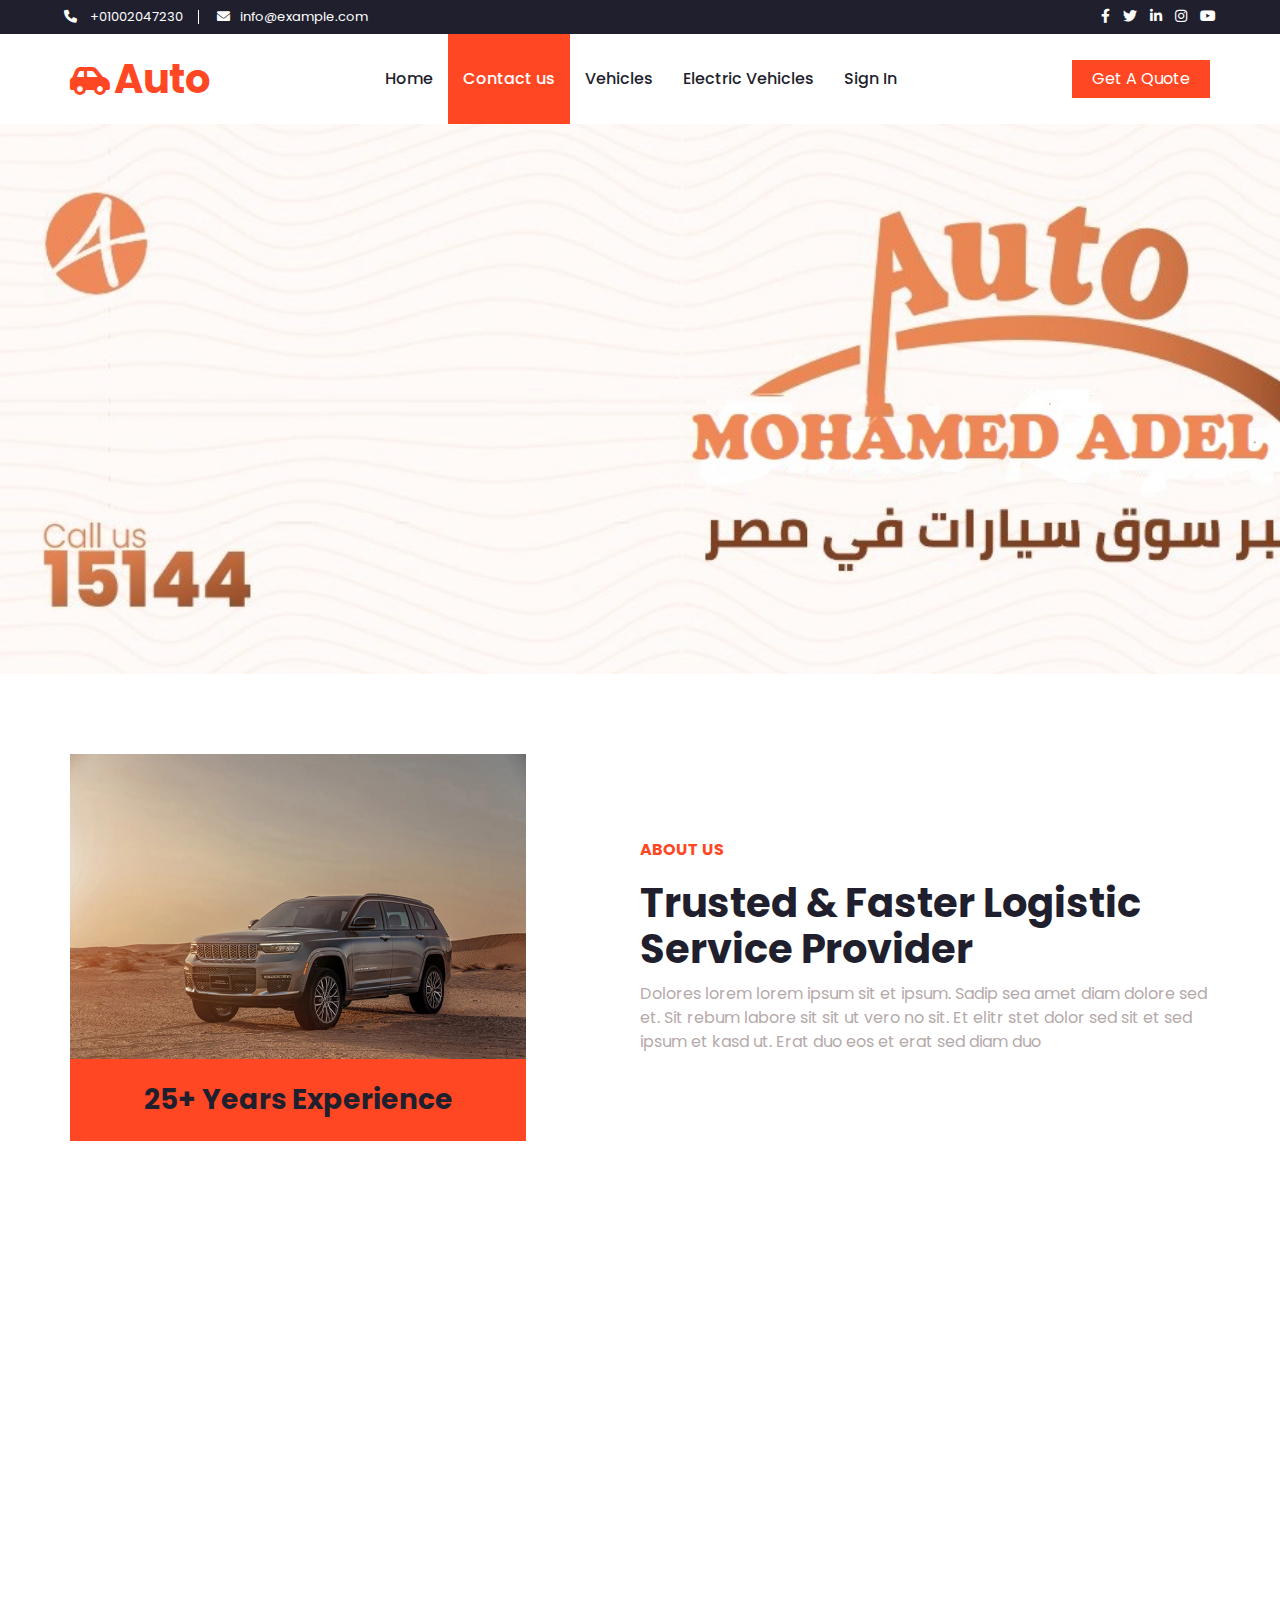
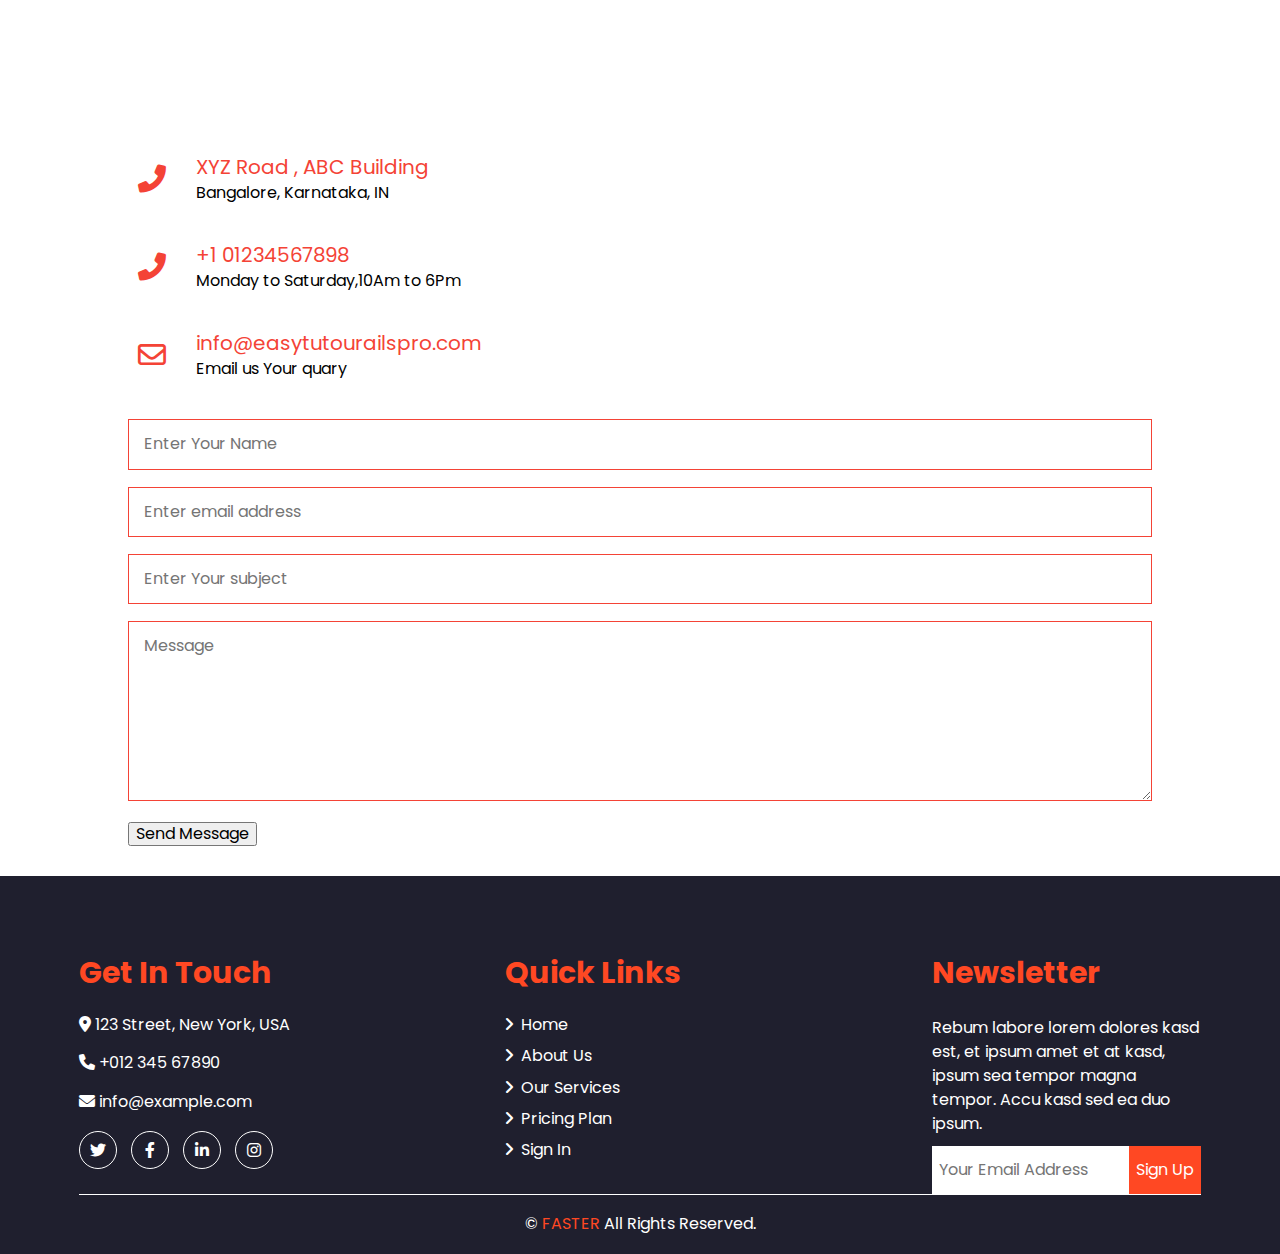
<file: Contact us.html>
<!DOCTYPE html>
<html lang="en">
<head>
    <meta charset="UTF-8">
    <meta http-equiv="X-UA-Compatible" content="IE=edge">
   
    <link rel="preconnect" href="https://fonts.googleapis.com">
    <link rel="preconnect" href="https://fonts.gstatic.com" crossorigin>
    <link href="https://fonts.googleapis.com/css2?family=Cairo:wght@200;300;400;500;600;700;800;900&family=Jomhuria&family=Montserrat:ital,wght@0,200;0,300;0,400;0,500;0,600;0,700;0,800;0,900;1,200;1,300;1,400;1,500;1,600;1,700;1,800;1,900&family=Open+Sans:ital,wght@0,300;0,400;0,500;0,600;0,700;0,800;1,300;1,400;1,500;1,600;1,700;1,800&family=Poppins:ital,wght@0,100;0,200;0,300;0,400;0,500;0,600;0,700;0,800;0,900;1,100;1,200;1,300;1,400;1,500;1,600;1,700;1,800;1,900&family=Work+Sans:ital,wght@0,100;0,200;0,300;0,400;0,500;0,600;0,700;0,900;1,100;1,200;1,300;1,400;1,500;1,600;1,700;1,800;1,900&display=swap" rel="stylesheet"> <meta name="viewport" content="width=device-width, initial-scale=1.0">
    <link rel="stylesheet" href="css/all.min.css">
    <link rel="stylesheet" href="css/normalize.css">
    <link rel="stylesheet" href="css/About.css">
    <title>FASTER-About</title>
</head>
<body>
    <!-- starting header section -->
      <header>
         <div class="container">
            <div class="contact">
                <ul>
                    <li><i class="fa-solid fa-phone"></i> +01002047230</li>
                    <li><i class="fa-solid fa-envelope"></i>info@example.com</li>
                </ul>
            </div>
            <div class="icons">
              <i class="fa-brands fa-facebook-f"></i>
              <i class="fa-brands fa-twitter"></i>
              <i class="fa-brands fa-linkedin-in"></i>
              <i class="fa-brands fa-instagram"></i>
              <i class="fa-brands fa-youtube"></i>
            </div>
         </div>
      </header>
      <!-- ending header section -->
      <!-- starting nav section -->
      <nav>
          <div class="container">
                <div class="logo">
                    <ul>
                        <li><i class="fa-solid fa-car-side"></i></li>
                        <li><h1>Auto</h1></li>
                    </ul>
                </div>
                <div class="headers">
                    <ul>
                        <li><a href="index.html" >Home</a></li>
                        <li><a href="Contact us.html"class="active">Contact us</a></li>
                        <li><a href="Vehicles.html">Vehicles</a></li>
                        <li><a href="Electric Vehicles.html">Electric Vehicles</a></li>
                        <li><a href="Signin.html">Sign In</a></li>
                    </ul>

                </div>
                <div class="link">
                    <a href="#">Get A Quote</a>
                </div>
                <div class="dropicon" id="navicon">
                    <i class="fa-solid fa-bars"></i>
                </div>
          </div>
      </nav>
      <!-- ending nav section -->
      
      <!-- starting safe and faster section  -->
        <section class="safe">
      
                
               
           
        </section>
      <!-- ending safe and faster section -->
      <!-- start about section -->
      <section class="about">
     <div class="container"> 
        <div class="truck">
                <img src="img/car (9).png" alt="">
                    <p>25+ Years Experience</p>
        </div>
        <div class="information">
            <p>ABOUT US</p>
            <h1>Trusted & Faster Logistic Service Provider</h1>
            <p>Dolores lorem lorem ipsum sit et ipsum. Sadip sea amet diam dolore sed et. Sit rebum labore sit sit ut vero no sit. Et elitr stet dolor sed sit et sed ipsum et kasd ut. Erat duo eos et erat sed diam duo</p>
        </div>
     </div>
      </section>
     
      <!-- ending about section -->
      <!-- start contact  -->





        <!-- ---------contact ust------------>
        <section class="location">
            <iframe src="https://www.google.com/maps/embed?pb=!1m18!1m12!1m3!1d27621.14810891739!2d31.285759105524996!3d30.075751318218646!2m3!1f0!2f0!3f0!3m2!1i1024!2i768!4f13.1!3m3!1m2!1s0x14583fa60b21beeb%3A0x79dfb296e8423bba!2z2KfZhNmC2KfZh9ix2KnYjCDZhdit2KfZgdi42Kkg2KfZhNmC2KfZh9ix2KnigKw!5e0!3m2!1sar!2seg!4v1630054902282!5m2!1sar!2seg" width="600" height="450" style="border:0;" allowfullscreen="" loading="lazy"></iframe>
        </section>
           <section class="contact-us">
               <div class="row">
                   <div class="contact-col">
                       <div>
                        <i class="fas fa-phone-alt"></i>
                <span>
                    <h5>XYZ Road , ABC Building</h5>
                    <p>Bangalore, Karnataka, IN </p>
                </span>
               </div>
                       <div>
                        <i class="fas fa-phone-alt"></i>
                <span>
                    <h5>+1 01234567898</h5>
                    <p>Monday to Saturday,10Am to 6Pm</p>
                </span>
               </div>
                       <div>
                        <i class="far fa-envelope"></i>
                <span>
                    <h5>info@easytutourailspro.com</h5>
                    <p>Email us Your quary</p>
                </span>
               </div>
               </div>
               <div class="contact-col">
                   <form action="">
                       <input type="text" placeholder="Enter Your Name" required>
                       <input type="email" placeholder="Enter email address" required>
                       <input type="text" placeholder="Enter Your subject" required>
                       <textarea  rows="8" placeholder="Message" required></textarea>
                       <button type="submit" class="hero-btn red-btn">Send Message</button>
                   </form>
               </div>
               </div>
           </section>



      <!-- end Contact -->
      <!-- starting temonial section -->
  
      <!-- ending temonial section -->
      <!-- starting blog section -->
  
      <!-- ending blog section -->
      <!-- starting footer section -->
      <footer>
          <div class="container">
              <div class="contentone">
              <div class="get">
                  <h2>Get In Touch</h2>
                  <ul>
                      <li><i class="fa-solid fa-location-dot"></i> 123 Street, New York, USA</li>
                      <li><i class="fa-solid fa-phone"></i> +012 345 67890</li>
                      <li><i class="fa-solid fa-envelope"></i> info@example.com</li>
                      <li>
                          <a href="#"><i class="fa-brands fa-twitter"></i></a>
                          <a href="#"><i class="fa-brands fa-facebook-f"></i></a>
                          <a href="#"><i class="fa-brands fa-linkedin-in"></i></a>
                          <a href="#"><i class="fa-brands fa-instagram"></i></a>
                    </li>
                    
                  </ul>
              </div>
              <div class="links">
                  <h2>Quick Links</h2>
                  <ul>
                    <li><a href="index.html"><i class="fa-solid fa-angle-right"></i> Home</a></li>
                    <li><a href="About.html"><i class="fa-solid fa-angle-right"></i> About Us</a></li>
                    <li><a href="Services.html"><i class="fa-solid fa-angle-right"></i> Our Services</a></li>
                    <li><a href="price.html"><i class="fa-solid fa-angle-right"></i> Pricing Plan</a></li>
                    <li><a href="Signin.html"><i class="fa-solid fa-angle-right"></i> Sign In</a></li>
                    
                     
                  </ul>

              </div>
              <div class="letter">
                    <h2>Newsletter</h2>
                    <p>Rebum labore lorem dolores kasd est, et ipsum amet et at kasd, ipsum sea tempor magna tempor. Accu kasd sed ea duo ipsum. </p>
                   <form  method="get" action="#">
                       <input type="email" name="mail" placeholder="Your Email Address">
                       <input type="submit" name="submit" value="Sign Up">
                   </form>
                </div>
          </div>
          
          <div class="contenttwo">
              <p>&copy; <span>FASTER</span> All Rights Reserved.</p>
          </div>
        </div>
      </footer>
      <!-- ending footer section -->

      <script src="js/main.js"></script>
</body>
</html>
</file>
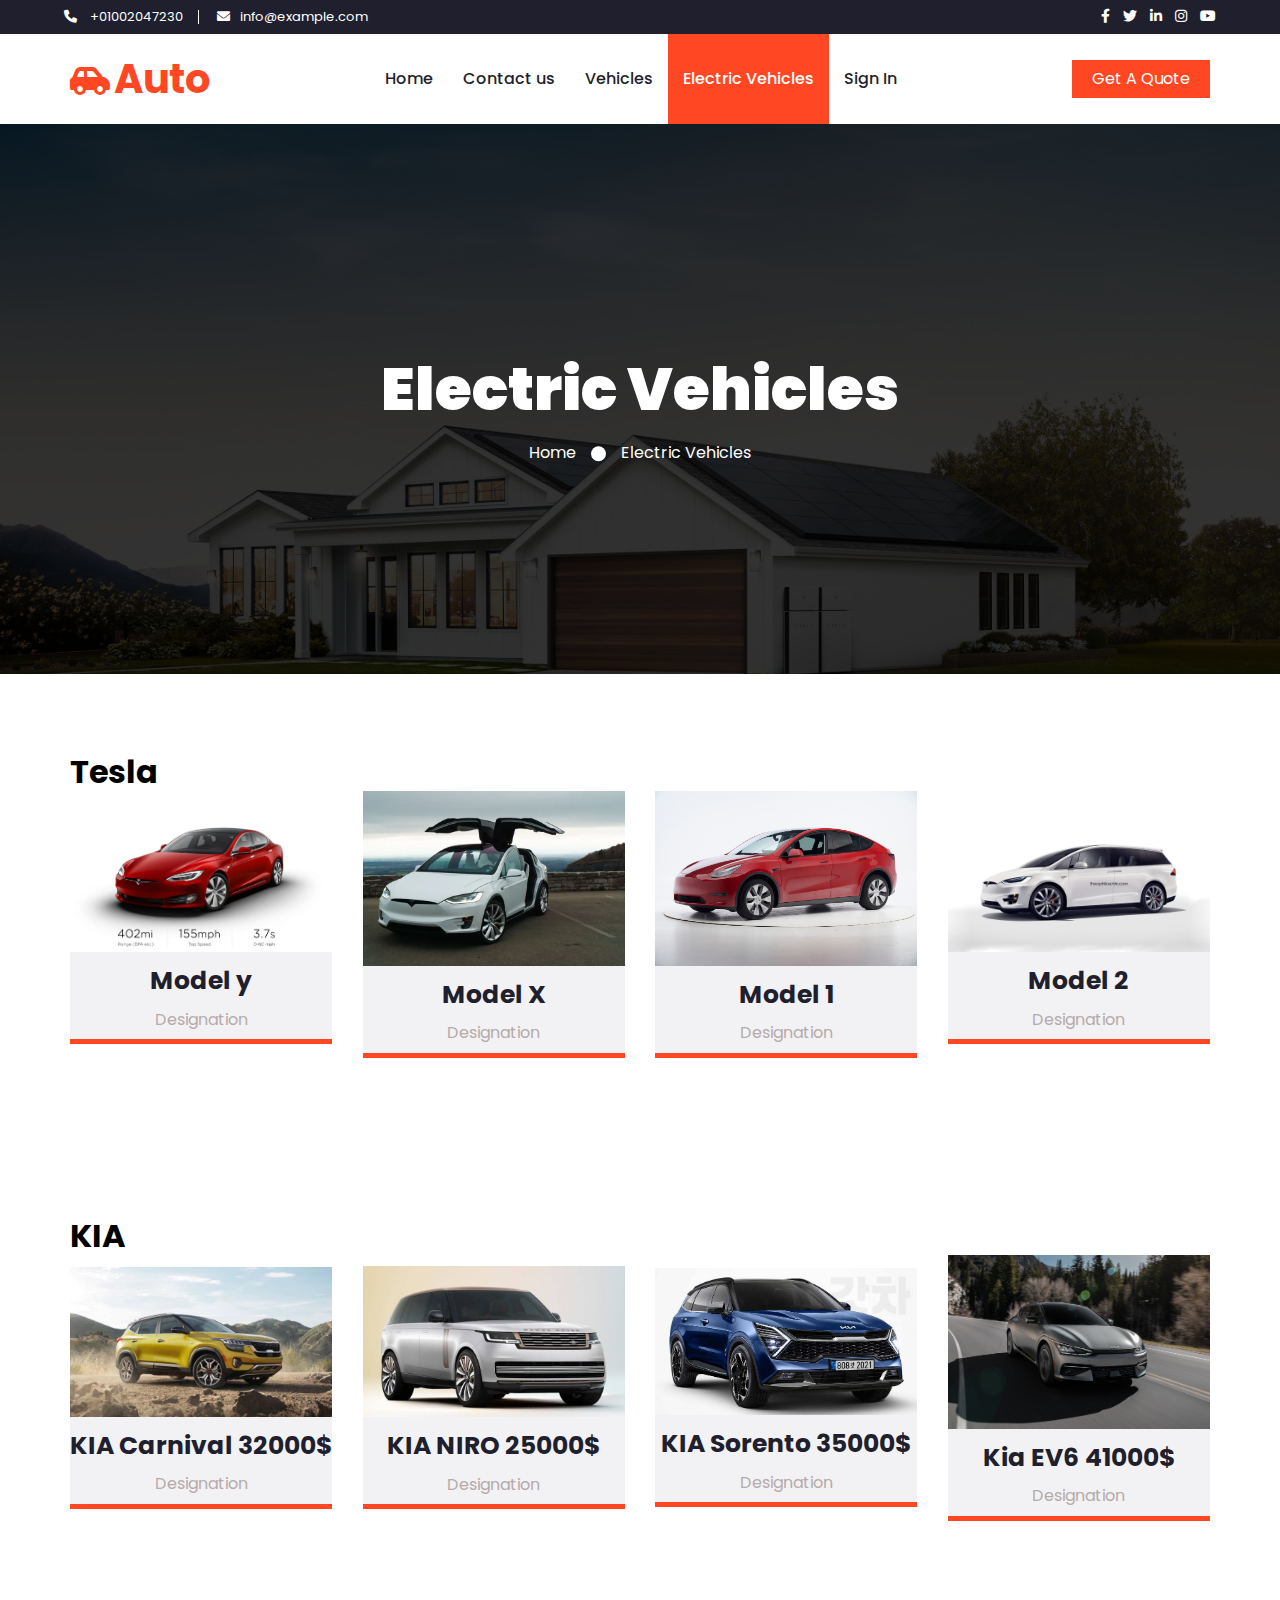
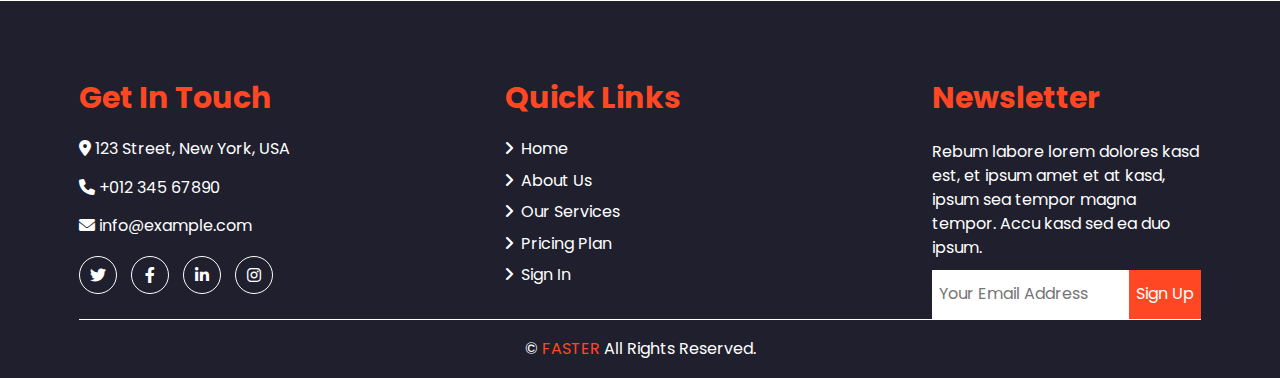
<file: Electric Vehicles.html>
<!DOCTYPE html>
<html lang="en">
<head>
    <meta charset="UTF-8">
    <meta http-equiv="X-UA-Compatible" content="IE=edge">
   
    <link rel="preconnect" href="https://fonts.googleapis.com">
    <link rel="preconnect" href="https://fonts.gstatic.com" crossorigin>
    <link href="https://fonts.googleapis.com/css2?family=Cairo:wght@200;300;400;500;600;700;800;900&family=Jomhuria&family=Montserrat:ital,wght@0,200;0,300;0,400;0,500;0,600;0,700;0,800;0,900;1,200;1,300;1,400;1,500;1,600;1,700;1,800;1,900&family=Open+Sans:ital,wght@0,300;0,400;0,500;0,600;0,700;0,800;1,300;1,400;1,500;1,600;1,700;1,800&family=Poppins:ital,wght@0,100;0,200;0,300;0,400;0,500;0,600;0,700;0,800;0,900;1,100;1,200;1,300;1,400;1,500;1,600;1,700;1,800;1,900&family=Work+Sans:ital,wght@0,100;0,200;0,300;0,400;0,500;0,600;0,700;0,900;1,100;1,200;1,300;1,400;1,500;1,600;1,700;1,800;1,900&display=swap" rel="stylesheet"> <meta name="viewport" content="width=device-width, initial-scale=1.0">
    <link rel="stylesheet" href="css/all.min.css">
    <link rel="stylesheet" href="css/normalize.css">
    <link rel="stylesheet" href="css/price.css">
    <title>Electric Vehicles</title>
</head>
<body>
    <!-- starting header section -->
      <header>
         <div class="container">
            <div class="contact">
                <ul>
                    <li><i class="fa-solid fa-phone"></i> +01002047230</li>
                    <li><i class="fa-solid fa-envelope"></i>info@example.com</li>
                </ul>
            </div>
            <div class="icons">
              <i class="fa-brands fa-facebook-f"></i>
              <i class="fa-brands fa-twitter"></i>
              <i class="fa-brands fa-linkedin-in"></i>
              <i class="fa-brands fa-instagram"></i>
              <i class="fa-brands fa-youtube"></i>
            </div>
         </div>
      </header>
      <!-- ending header section -->
      <!-- starting nav section -->
      <nav>
          <div class="container">
                <div class="logo">
                    <ul>
                        <li><i class="fa-solid fa-car-side"></i></li>
                        <li><h1>Auto</h1></li>
                    </ul>
                </div>
                <div class="headers">
                    <ul>
                        <li><a href="index.html" >Home</a></li>
                        <li><a href="Contact us.html">Contact us</a></li>
                        <li><a href="Vehicles.html"> Vehicles</a></li>
                        <li><a href="Electric Vehicles.html"class="active">Electric Vehicles</a></li>
                        <li><a href="Signin.html">Sign In</a></li>
                    </ul>

                </div>
                <div class="link">
                    <a href="#">Get A Quote</a>
                </div>
                <div class="dropicon" id="navicon">
                    <i class="fa-solid fa-bars"></i>
                </div>
          </div>
      </nav>
      <!-- ending nav section -->
      
      <!-- starting safe and faster section  -->
        <section class="safe">
      
                <div class="content">
               <div class="hiding">
                <h1>Electric Vehicles</h1>
                <p><a href="index.html">Home</a><span></span>Electric Vehicles</p>
               </div>
          
            
            </div>
        </section>
      <!-- ending safe and faster section -->
      <!-- start about section -->
    
  
      <!-- ending about section -->
      <!-- starting services section -->
     
      <!-- ending services section -->
      <section class="team">
        <div class="container">
            <div class="special-header">
                <p></p>
                <h1>Tesla</h1>
                
            </div>
            <div class="content">
                <div class="member">
                    <img src="img/car (5).jpg" alt="">
                    <div class="tricks">
                        <div class="one">
                            <p>Model y</p>
                            <p>Designation</p>
                        </div>
                        <div>
                          <a href="#"><i class="fa-brands fa-twitter"></i></a>
                          <a href="#"><i class="fa-brands fa-facebook-f"></i></a>
                          <a href="#"><i class="fa-brands fa-linkedin-in"></i></a>
                         <a href="#"> <i class="fa-brands fa-instagram"></i></a>
                        </div>
                    </div>
                </div>
                <div class="member">
                    <img src="img/car (32).jpg" alt="">
                    <div class="tricks">
                        <div class="one">
                            <p>Model X</p>
                            <p>Designation</p>
                        </div>
                        <div>
                          <a href="#"><i class="fa-brands fa-twitter"></i></a>
                          <a href="#"><i class="fa-brands fa-facebook-f"></i></a>
                          <a href="#"><i class="fa-brands fa-linkedin-in"></i></a>
                         <a href="#"> <i class="fa-brands fa-instagram"></i></a>
                        </div>
                    </div>
                </div>
                <div class="member">
                    <img src="img/car (1).jpg" alt="">
                    <div class="tricks">
                        <div class="one">
                            <p>Model 1</p>
                            <p>Designation</p>
                        </div>
                        <div>
                          <a href="#"><i class="fa-brands fa-twitter"></i></a>
                          <a href="#"><i class="fa-brands fa-facebook-f"></i></a>
                          <a href="#"><i class="fa-brands fa-linkedin-in"></i></a>
                         <a href="#"> <i class="fa-brands fa-instagram"></i></a>
                        </div>
                    </div>
                </div>
                <div class="member">
                    <img src="img/tesla-minivan-concept-theophilus-chin.jpg" alt="">
                    <div class="tricks">
                        <div class="one">
                            <p>Model 2</p>
                            <p>Designation</p>
                        </div>
                        <div>
                          <a href="#"><i class="fa-brands fa-twitter"></i></a>
                          <a href="#"><i class="fa-brands fa-facebook-f"></i></a>
                          <a href="#"><i class="fa-brands fa-linkedin-in"></i></a>
                         <a href="#"> <i class="fa-brands fa-instagram"></i></a>
                        </div>
                    </div>
                </div>
            </div>
        </div>
    </section>
    <!-- ending team sectino -->

      <!-- ending about section -->
      <!-- starting services section -->
     
      <!-- ending services section -->
      <section class="team">
        <div class="container">
            <div class="special-header">
                <p></p>
                <h1>KIA</h1>
            </div>
            <div class="content">
                <div class="member">
                    <img src="img/car (8).jpg" alt="">
                    <div class="tricks">
                        <div class="one">
                            <p>KIA Carnival 32000$</p>
                            <p>Designation</p>
                        </div>
                        <div>
                          <a href="#"><i class="fa-brands fa-twitter"></i></a>
                          <a href="#"><i class="fa-brands fa-facebook-f"></i></a>
                          <a href="#"><i class="fa-brands fa-linkedin-in"></i></a>
                         <a href="#"> <i class="fa-brands fa-instagram"></i></a>
                        </div>
                    </div>
                </div>
                <div class="member">
                    <img src="img/car (1c2).jpg" alt="">
                    <div class="tricks">
                        <div class="one">
                            <p>KIA NIRO 25000$</p>
                            <p>Designation</p>
                        </div>
                        <div>
                          <a href="#"><i class="fa-brands fa-twitter"></i></a>
                          <a href="#"><i class="fa-brands fa-facebook-f"></i></a>
                          <a href="#"><i class="fa-brands fa-linkedin-in"></i></a>
                         <a href="#"> <i class="fa-brands fa-instagram"></i></a>
                        </div>
                    </div>
                </div>
                <div class="member">
                    <img src="img/car (34).jpg" alt="">
                    <div class="tricks">
                        <div class="one">
                            <p>KIA Sorento  35000$</p>
                            <p>Designation</p>
                        </div>
                        <div>
                          <a href="#"><i class="fa-brands fa-twitter"></i></a>
                          <a href="#"><i class="fa-brands fa-facebook-f"></i></a>
                          <a href="#"><i class="fa-brands fa-linkedin-in"></i></a>
                         <a href="#"> <i class="fa-brands fa-instagram"></i></a>
                        </div>
                    </div>
                </div>
                <div class="member">
                    <img src="img/car (35).jpg" alt="">
                    <div class="tricks">
                        <div class="one">
                            <p>Kia EV6 41000$</p>
                            <p>Designation</p>
                        </div>
                        <div>
                          <a href="#"><i class="fa-brands fa-twitter"></i></a>
                          <a href="#"><i class="fa-brands fa-facebook-f"></i></a>
                          <a href="#"><i class="fa-brands fa-linkedin-in"></i></a>
                         <a href="#"> <i class="fa-brands fa-instagram"></i></a>
                        </div>
                    </div>
                </div>
            </div>
        </div>
    </section>
    <!-- ending team sectino -->












      <!-- starting blog section -->
   
      <!-- ending blog section -->
      <!-- starting footer section -->
      <footer>
          <div class="container">
              <div class="contentone">
              <div class="get">
                  <h2>Get In Touch</h2>
                  <ul>
                      <li><i class="fa-solid fa-location-dot"></i> 123 Street, New York, USA</li>
                      <li><i class="fa-solid fa-phone"></i> +012 345 67890</li>
                      <li><i class="fa-solid fa-envelope"></i> info@example.com</li>
                      <li>
                          <a href="#"><i class="fa-brands fa-twitter"></i></a>
                          <a href="#"><i class="fa-brands fa-facebook-f"></i></a>
                          <a href="#"><i class="fa-brands fa-linkedin-in"></i></a>
                          <a href="#"><i class="fa-brands fa-instagram"></i></a>
                    </li>
                    
                  </ul>
              </div>
              <div class="links">
                  <h2>Quick Links</h2>
                  <ul>
                    <li><a href="index.html"><i class="fa-solid fa-angle-right"></i> Home</a></li>
                     <li><a href="About.html"><i class="fa-solid fa-angle-right"></i> About Us</a></li>
                     <li><a href="Services.html"><i class="fa-solid fa-angle-right"></i> Our Services</a></li>
                     <li><a href="price.html"><i class="fa-solid fa-angle-right"></i> Pricing Plan</a></li>
                     <li><a href="Signin.html"><i class="fa-solid fa-angle-right"></i> Sign In</a></li>
                     
                     
                  </ul>

              </div>
              <div class="letter">
                    <h2>Newsletter</h2>
                    <p>Rebum labore lorem dolores kasd est, et ipsum amet et at kasd, ipsum sea tempor magna tempor. Accu kasd sed ea duo ipsum. </p>
                   <form  method="get" action="#">
                       <input type="email" name="mail" placeholder="Your Email Address">
                       <input type="submit" name="submit" value="Sign Up">
                   </form>
                </div>
          </div>
          
          <div class="contenttwo">
              <p>&copy; <span>FASTER</span> All Rights Reserved.</p>
          </div>
        </div>
      </footer>
      <!-- ending footer section -->

      <script src="js/main.js"></script>
</body>
</html>
</file>
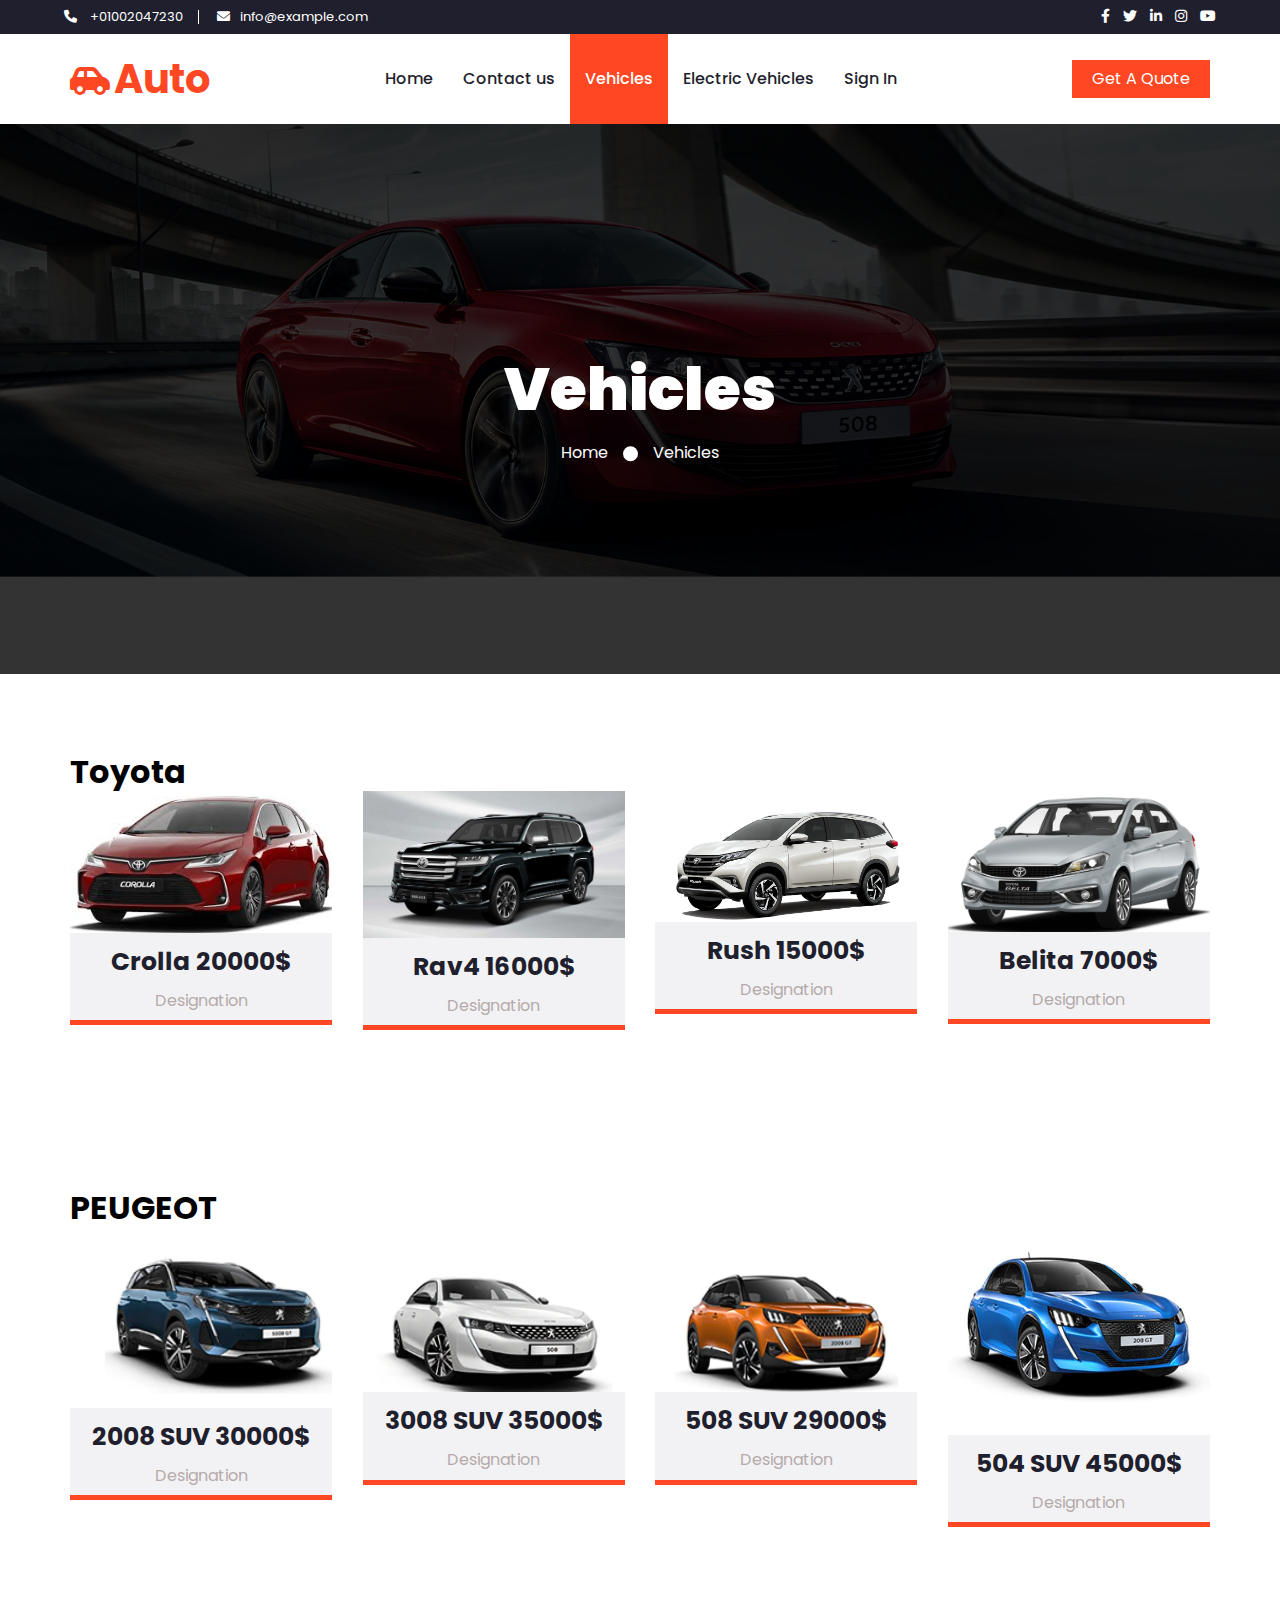
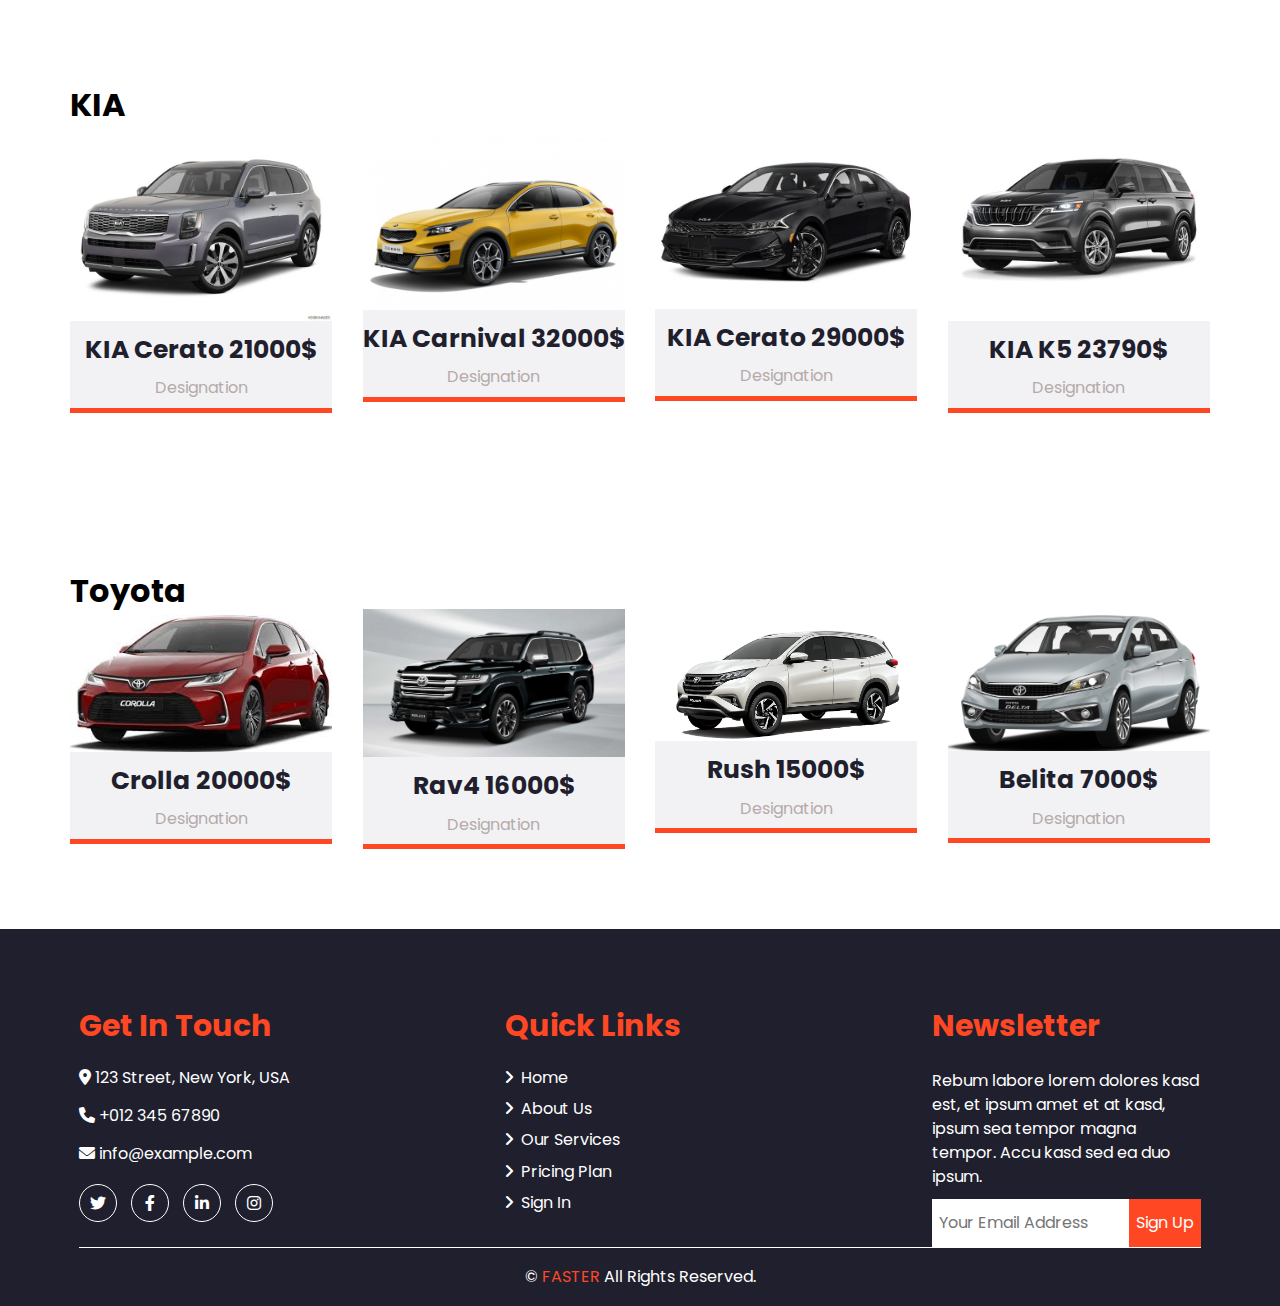
<file: Vehicles.html>
<!DOCTYPE html>
<html lang="en">
<head>
    <meta charset="UTF-8">
    <meta http-equiv="X-UA-Compatible" content="IE=edge">
   
    <link rel="preconnect" href="https://fonts.googleapis.com">
    <link rel="preconnect" href="https://fonts.gstatic.com" crossorigin>
    <link href="https://fonts.googleapis.com/css2?family=Cairo:wght@200;300;400;500;600;700;800;900&family=Jomhuria&family=Montserrat:ital,wght@0,200;0,300;0,400;0,500;0,600;0,700;0,800;0,900;1,200;1,300;1,400;1,500;1,600;1,700;1,800;1,900&family=Open+Sans:ital,wght@0,300;0,400;0,500;0,600;0,700;0,800;1,300;1,400;1,500;1,600;1,700;1,800&family=Poppins:ital,wght@0,100;0,200;0,300;0,400;0,500;0,600;0,700;0,800;0,900;1,100;1,200;1,300;1,400;1,500;1,600;1,700;1,800;1,900&family=Work+Sans:ital,wght@0,100;0,200;0,300;0,400;0,500;0,600;0,700;0,900;1,100;1,200;1,300;1,400;1,500;1,600;1,700;1,800;1,900&display=swap" rel="stylesheet"> <meta name="viewport" content="width=device-width, initial-scale=1.0">
    <link rel="stylesheet" href="css/all.min.css">
    <link rel="stylesheet" href="css/normalize.css">
    <link rel="stylesheet" href="css/Services.css">
    <title>Vehicles</title>
</head>
<body>
    <!-- starting header section -->
      <header>
         <div class="container">
            <div class="contact">
                <ul>
                    <li><i class="fa-solid fa-phone"></i> +01002047230</li>
                    <li><i class="fa-solid fa-envelope"></i>info@example.com</li>
                </ul>
            </div>
            <div class="icons">
              <i class="fa-brands fa-facebook-f"></i>
              <i class="fa-brands fa-twitter"></i>
              <i class="fa-brands fa-linkedin-in"></i>
              <i class="fa-brands fa-instagram"></i>
              <i class="fa-brands fa-youtube"></i>
            </div>
         </div>
      </header>
      <!-- ending header section -->
      <!-- starting nav section -->
      <nav>
          <div class="container">
                <div class="logo">
                    <ul>
                        <li><i class="fa-solid fa-car-side"></i></li>
                        <li><h1>Auto</h1></li>
                    </ul>
                </div>
                <div class="headers">
                    <ul>
                        <li><a href="index.html" >Home</a></li>
                        <li><a href="Contact us.html">Contact us</a></li>
                        <li><a href="Vehicles.html"class="active">Vehicles</a></li>
                        <li><a href="Electric Vehicles.html">Electric Vehicles</a></li>
                        <li><a href="Signin.html">Sign In</a></li>
                    </ul>

                </div>
                <div class="link">
                    <a href="#getaq">Get A Quote</a>
                </div>
                <div class="dropicon" id="navicon">
                    <i class="fa-solid fa-bars"></i>
                </div>
          </div>
      </nav>
      <!-- ending nav section -->
      
      <!-- starting safe and faster section  -->
        <section class="safe">
      
                <div class="content">
               <div class="hiding">
                <h1>Vehicles</h1>
                <p><a href="index.html">Home</a><span></span>Vehicles</p>
               </div>
            </div>
        </section>
      <!-- ending safe and faster section -->
      
      


      <!-- start icons <section></section> -->

      <section class="team">
        <div class="container">
            <div class="special-header">
                <p></p>
                <h1>Toyota</h1>
                
            </div>
            <div class="content">
                <div class="member">
                    <img src="img/car (21).jpg" alt="">
                    <div class="tricks">
                        <div class="one">
                            <p>Crolla 20000$</p>
                            <p>Designation</p>
                        </div>
                        <div>
                          <a href="#"><i class="fa-brands fa-twitter"></i></a>
                          <a href="#"><i class="fa-brands fa-facebook-f"></i></a>
                          <a href="#"><i class="fa-brands fa-linkedin-in"></i></a>
                         <a href="#"> <i class="fa-brands fa-instagram"></i></a>
                        </div>
                    </div>
                </div>
                <div class="member">
                    <img src="img/car (23).jpg" alt="">
                    <div class="tricks">
                        <div class="one">
                            <p>Rav4 16000$</p>
                            <p>Designation</p>
                        </div>
                        <div>
                          <a href="#"><i class="fa-brands fa-twitter"></i></a>
                          <a href="#"><i class="fa-brands fa-facebook-f"></i></a>
                          <a href="#"><i class="fa-brands fa-linkedin-in"></i></a>
                         <a href="#"> <i class="fa-brands fa-instagram"></i></a>
                        </div>
                    </div>
                </div>
                <div class="member">
                    <img src="img/car (25).jpg" alt="">
                    <div class="tricks">
                        <div class="one">
                            <p>Rush 15000$</p>
                            <p>Designation</p>
                        </div>
                        <div>
                          <a href="#"><i class="fa-brands fa-twitter"></i></a>
                          <a href="#"><i class="fa-brands fa-facebook-f"></i></a>
                          <a href="#"><i class="fa-brands fa-linkedin-in"></i></a>
                         <a href="#"> <i class="fa-brands fa-instagram"></i></a>
                        </div>
                    </div>
                </div>
                <div class="member">
                    <img src="img/car (24).jpg" alt="">
                    <div class="tricks">
                        <div class="one">
                            <p>Belita 7000$</p>
                            <p>Designation</p>
                        </div>
                        <div>
                          <a href="#"><i class="fa-brands fa-twitter"></i></a>
                          <a href="#"><i class="fa-brands fa-facebook-f"></i></a>
                          <a href="#"><i class="fa-brands fa-linkedin-in"></i></a>
                         <a href="#"> <i class="fa-brands fa-instagram"></i></a>
                        </div>
                    </div>
                </div>
            </div>
        </div>
    </section>
    <!-- ending team sectino -->
    
     
    <!-- start icons <section></section> -->

    <section class="team">
        <div class="container">
            <div class="special-header">
                <p></p>
                <h1>PEUGEOT</h1>
                
            </div>
            <div class="content">
                <div class="member">
                    <img src="img/car (16).jpg" alt="">
                    <div class="tricks">
                        <div class="one">
                            <p> 2008 SUV 30000$</p>
                            <p>Designation</p>
                        </div>
                        <div>
                          <a href="#"><i class="fa-brands fa-twitter"></i></a>
                          <a href="#"><i class="fa-brands fa-facebook-f"></i></a>
                          <a href="#"><i class="fa-brands fa-linkedin-in"></i></a>
                         <a href="#"> <i class="fa-brands fa-instagram"></i></a>
                        </div>
                    </div>
                </div>
                <div class="member">
                    <img src="img/car (29).jpg" alt="">
                    <div class="tricks">
                        <div class="one">
                            <p> 3008 SUV 35000$</p>
                            <p>Designation</p>
                        </div>
                        <div>
                          <a href="#"><i class="fa-brands fa-twitter"></i></a>
                          <a href="#"><i class="fa-brands fa-facebook-f"></i></a>
                          <a href="#"><i class="fa-brands fa-linkedin-in"></i></a>
                         <a href="#"> <i class="fa-brands fa-instagram"></i></a>
                        </div>
                    </div>
                </div>
                <div class="member">
                    <img src="img/car (31).jpg" alt="">
                    <div class="tricks">
                        <div class="one">
                            <p> 508 SUV 29000$</p>
                            <p>Designation</p>
                        </div>
                        <div>
                          <a href="#"><i class="fa-brands fa-twitter"></i></a>
                          <a href="#"><i class="fa-brands fa-facebook-f"></i></a>
                          <a href="#"><i class="fa-brands fa-linkedin-in"></i></a>
                         <a href="#"> <i class="fa-brands fa-instagram"></i></a>
                        </div>
                    </div>
                </div>
                <div class="member">
                    <img src="img/PEUGEOT_208.jpg" alt="">
                    <div class="tricks">
                        <div class="one">
                            <p> 504 SUV 45000$</p>
                            <p>Designation</p>
                        </div>
                        <div>
                          <a href="#"><i class="fa-brands fa-twitter"></i></a>
                          <a href="#"><i class="fa-brands fa-facebook-f"></i></a>
                          <a href="#"><i class="fa-brands fa-linkedin-in"></i></a>
                         <a href="#"> <i class="fa-brands fa-instagram"></i></a>
                        </div>
                    </div>
                </div>
            </div>
        </div>
    </section>
    <!-- ending team sectino -->



    
    <!-- start icons <section></section> -->

    <section class="team">
        <div class="container">
            <div class="special-header">
                <p></p>
                <h1>KIA</h1>
                
            </div>
            <div class="content">
                <div class="member">
                    <img src="img/car (26).jpg" alt="">
                    <div class="tricks">
                        <div class="one">
                            <p>KIA Cerato 21000$</p>
                            <p>Designation</p>
                        </div>
                        <div>
                          <a href="#"><i class="fa-brands fa-twitter"></i></a>
                          <a href="#"><i class="fa-brands fa-facebook-f"></i></a>
                          <a href="#"><i class="fa-brands fa-linkedin-in"></i></a>
                         <a href="#"> <i class="fa-brands fa-instagram"></i></a>
                        </div>
                    </div>
                </div>
                <div class="member">
                    <img src="img/big-up_a7185010c7f3abdadabf61963d189a43.jpg" alt="">
                    <div class="tricks">
                        <div class="one">
                            <p>KIA Carnival  32000$</p>
                            <p>Designation</p>
                        </div>
                        <div>
                          <a href="#"><i class="fa-brands fa-twitter"></i></a>
                          <a href="#"><i class="fa-brands fa-facebook-f"></i></a>
                          <a href="#"><i class="fa-brands fa-linkedin-in"></i></a>
                         <a href="#"> <i class="fa-brands fa-instagram"></i></a>
                        </div>
                    </div>
                </div>
                <div class="member">
                    <img src="img/car (27).jpg" alt="">
                    <div class="tricks">
                        <div class="one">
                            <p>KIA Cerato 29000$</p>
                            <p>Designation</p>
                        </div>
                        <div>
                          <a href="#"><i class="fa-brands fa-twitter"></i></a>
                          <a href="#"><i class="fa-brands fa-facebook-f"></i></a>
                          <a href="#"><i class="fa-brands fa-linkedin-in"></i></a>
                         <a href="#"> <i class="fa-brands fa-instagram"></i></a>
                        </div>
                    </div>
                </div>
                <div class="member">
                    <img src="img/car (120).jpg" alt="">
                    <div class="tricks">
                        <div class="one">
                            <p>KIA K5 23790$</p>
                            <p>Designation</p>
                        </div>
                        <div>
                          <a href="#"><i class="fa-brands fa-twitter"></i></a>
                          <a href="#"><i class="fa-brands fa-facebook-f"></i></a>
                          <a href="#"><i class="fa-brands fa-linkedin-in"></i></a>
                         <a href="#"> <i class="fa-brands fa-instagram"></i></a>
                        </div>
                    </div>
                </div>
            </div>
        </div>
    </section>
    <!-- ending team sectino -->
     <!-- start icons <section></section> -->

     <section class="team">
        <div class="container">
            <div class="special-header">
                <p></p>
                <h1>Toyota</h1>
                
            </div>
            <div class="content">
                <div class="member">
                    <img src="img/car (21).jpg" alt="">
                    <div class="tricks">
                        <div class="one">
                            <p>Crolla 20000$</p>
                            <p>Designation</p>
                        </div>
                        <div>
                          <a href="#"><i class="fa-brands fa-twitter"></i></a>
                          <a href="#"><i class="fa-brands fa-facebook-f"></i></a>
                          <a href="#"><i class="fa-brands fa-linkedin-in"></i></a>
                         <a href="#"> <i class="fa-brands fa-instagram"></i></a>
                        </div>
                    </div>
                </div>
                <div class="member">
                    <img src="img/car (23).jpg" alt="">
                    <div class="tricks">
                        <div class="one">
                            <p>Rav4 16000$</p>
                            <p>Designation</p>
                        </div>
                        <div>
                          <a href="#"><i class="fa-brands fa-twitter"></i></a>
                          <a href="#"><i class="fa-brands fa-facebook-f"></i></a>
                          <a href="#"><i class="fa-brands fa-linkedin-in"></i></a>
                         <a href="#"> <i class="fa-brands fa-instagram"></i></a>
                        </div>
                    </div>
                </div>
                <div class="member">
                    <img src="img/car (25).jpg" alt="">
                    <div class="tricks">
                        <div class="one">
                            <p>Rush 15000$</p>
                            <p>Designation</p>
                        </div>
                        <div>
                          <a href="#"><i class="fa-brands fa-twitter"></i></a>
                          <a href="#"><i class="fa-brands fa-facebook-f"></i></a>
                          <a href="#"><i class="fa-brands fa-linkedin-in"></i></a>
                         <a href="#"> <i class="fa-brands fa-instagram"></i></a>
                        </div>
                    </div>
                </div>
                <div class="member">
                    <img src="img/car (24).jpg" alt="">
                    <div class="tricks">
                        <div class="one">
                            <p> Belita 7000$</p>
                            <p>Designation</p>
                        </div>
                        <div>
                          <a href="#"><i class="fa-brands fa-twitter"></i></a>
                          <a href="#"><i class="fa-brands fa-facebook-f"></i></a>
                          <a href="#"><i class="fa-brands fa-linkedin-in"></i></a>
                         <a href="#"> <i class="fa-brands fa-instagram"></i></a>
                        </div>
                    </div>
                </div>
            </div>
        </div>
    </section>
    <!-- ending team sectino -->




     


      <!-- ending icons section -->
      <!-- starting footer section -->
      <footer>
          <div class="container">
              <div class="contentone">
              <div class="get">
                  <h2>Get In Touch</h2>
                  <ul>
                      <li><i class="fa-solid fa-location-dot"></i> 123 Street, New York, USA</li>
                      <li><i class="fa-solid fa-phone"></i> +012 345 67890</li>
                      <li><i class="fa-solid fa-envelope"></i> info@example.com</li>
                      <li>
                          <a href="#"><i class="fa-brands fa-twitter"></i></a>
                          <a href="#"><i class="fa-brands fa-facebook-f"></i></a>
                          <a href="#"><i class="fa-brands fa-linkedin-in"></i></a>
                          <a href="#"><i class="fa-brands fa-instagram"></i></a>
                    </li>
                    
                  </ul>
              </div>
              <div class="links">
                  <h2>Quick Links</h2>
                  <ul>
                    <li><a href="index.html"><i class="fa-solid fa-angle-right"></i> Home</a></li>
                    <li><a href="About.html"><i class="fa-solid fa-angle-right"></i> About Us</a></li>
                    <li><a href="Services.html"><i class="fa-solid fa-angle-right"></i> Our Services</a></li>
                    <li><a href="price.html"><i class="fa-solid fa-angle-right"></i> Pricing Plan</a></li>
                    <li><a href="Signin.html"><i class="fa-solid fa-angle-right"></i> Sign In</a></li>
                    
                     
                  </ul>

              </div>


           
              <div class="letter">
                    <h2>Newsletter</h2>
                    <p>Rebum labore lorem dolores kasd est, et ipsum amet et at kasd, ipsum sea tempor magna tempor. Accu kasd sed ea duo ipsum. </p>
                   <form  method="get" action="#">
                       <input type="email" name="mail" placeholder="Your Email Address">
                       <input type="submit" name="submit" value="Sign Up">
                   </form>
                </div>
          </div>
          
          <div class="contenttwo">
              <p>&copy; <span>FASTER</span> All Rights Reserved.</p>
          </div>
        </div>
      </footer>
      <!-- ending footer section -->

      <script src="js/main.js"></script>
</body>
</html>
</file>
<file: css/About.css>
:root {
    --dark-orange:rgb(217, 61, 28);
      --darkBlue:rgb(31, 31, 46);
      --orange:rgb(255, 72, 35);
      --gray:rgb(242, 242, 244);
      --fontColor:rgb(181, 170, 170);
      --font-family-sans-serif:'Poppins', sans-serif;
      --font-family-monospace: SFMono-Regular, Menlo, Monaco, Consolas, "Liberation Mono", "Courier New", monospace;
  }
  .container {
      padding-left: 15px;
      padding-right: 15px;
      margin-left: auto;
      margin-right: auto;
    }
    /* Small */
    @media (min-width: 768px) {
      .container {
        width: 750px;
      }
    }
    /* Medium */
    @media (min-width: 992px) {
      .container {
        width: 970px;
      }
    }
    /* Large */
    @media (min-width: 1200px) {
      .container {
        width: 1170px;
      }
    }
    *{
      -webkit-box-sizing: border-box;
      -moz-box-sizing: border-box;
      -ms-box-sizing: border-box;
       box-sizing: border-box;
       transition-timing-function: ease-in-out;
       caret-color: var(--orange);
    }
    input{
      color: var(--darkBlue);
    }
    body{
        margin: 0;
        padding: 0;
        font-family: var(--font-family-sans-serif);
    }
    ul{
        list-style: none;
        padding: 0;
        margin: 0;
    }
    h1,h2,h3,h4,h5,h6,p,span{
        margin-top: 0;
        margin-bottom: 0;
        padding: 0;
        
        
    }
  
    h1,h2,h3,h4,h5,h6,p,span{
        margin-top: 0;
        margin-bottom: 0;
        padding: 0;
        
        
    }
   
  
    /* starting header section */
    header{
      background-color: var(--darkBlue);
      color: white;
      font-size: 13px;
    }
    header .container {
      display: flex;
      flex-direction: row;
      justify-content: space-between;
      align-items: center;
      padding: 9px;
    }
    header .container .contact li{
      display: inline-block;
      
    }
    header .container .contact li i{
      margin-right:10px ;
    }
    header .container .contact li:first-child{
      padding-right: 15px;
      border-right: 1px solid white;
    }
    header .container .contact li:last-child{
     padding-left: 15px;
    }
    header .container .icons i{
      margin-left: 10px;
      font-size: 14px;
      cursor: pointer;
    }
    /* ending header section */
    /* starting nav section */
    nav {
    background-color: white;
    color: var(--orange);
    }
    nav .container{
      display: flex;
      flex-direction: row;
      justify-content: space-between;
      align-items: center;
      height: 90px;
    }
    nav .container .logo li {
      display: inline-block;
      font-size: 20px;
      font-weight: 900;
    }
    nav .container .logo li i{
      font-size: 32px;
    }
    nav .container .headers> ul {
      display: flex;
      flex-direction: row;
      justify-content: center;
      align-items: center;
    }
  
    nav .container .headers >ul li a{
      text-decoration: none;
      color: var(--darkBlue);
      padding:0 15px ;
      font-weight: 500;
      height: 90px;
      display:inline-block;
      transition-duration:0.3s ;
      line-height: 90px;
    }
    nav .container .headers > ul li a:hover{
      background-color: var(--orange);
      color: white;
    }
    nav .container .link a {
      display: block;
      color: white;
      background-color: var(--orange);
      padding: 10px 20px;
      text-decoration: none;
      transition: 0.3s;
    }
    nav .container .link a:hover{
      background-color: var(--dark-orange);
    }
  
  
  
   
    a.active{
      background-color: var(--orange);
      color: white !important;
    }
  
  
   
  @media (min-width:992px){
    nav .container .dropicon{
      display: none;
    }
  }
   @media (max-width:991px){
    nav .container .link{
      display: none;
    }
    nav .container .dropicon i{
      font-size: 30px;
      cursor: pointer;
    }
    nav .container{
      position: relative;
  
    }
    nav .container .headers {
      position: absolute;
      left: 0;
      width: 100%;
      top: 100%;
      height: 0;
      transition: 0.7s;
      overflow: hidden;
      z-index: 1000;
      background-color: white;
    }
    nav .container .headers.free{
      height: 210px;
      overflow: visible;
    }
  
    nav .container .headers >ul{
      flex-direction: column;
     align-items: flex-start;
  
    }
    nav .container .headers >ul li a,
    nav .container .headers >ul li
     {
      width: 100% !important;
      height: 35px;
      line-height: 35px;
    
    }
    
   }
   @media (max-width:767px){
     header .container {
       flex-direction: column;
       justify-content: center;
       align-items: center;
     }
     header .container .contact{
       margin-bottom: 10px;
     }
   }
    /* ending nav section */
    /* starting safe section */
    .safe{
      
      background-image: url("../img/car (10).jpg");
      background-repeat: no-repeat;
      background-size: cover;
      min-height: calc(100vh - 350px);
      position: relative;
    }
    .safe::after{
      content: "";
      position: absolute;
      width: 100%;
      height: 100%;
      /* background-color: rgb(0 0 0 /80%); */
    }
    .safe .content{
      width: 80%;
      position: absolute;
      left: 50%;
      top: 50%;
      transform: translate(-50%,-50%);
      text-align: center;
      z-index: 2;
      
    }
    .safe .content .hiding h3{
      font-size: 40px;
      font-weight: 900;
      color: var(--orange); 
    }
    html{
      scroll-behavior: smooth;
    }
    .safe .content .hiding p{
        display: flex;
        justify-content: center;
        align-items: center;
        margin-top: 20px;
        color: white;
    }
    .safe .content .hiding p a{
        text-decoration: none;
        color: white;
        transition: 0.1s;
    }
    .safe .content .hiding p span{
        width: 15px;
        height: 15px;
        border-radius: 50%;
        background-color: white;
        display: inline-block;
        margin-left: 15px;
        margin-right: 15px;
    }
    .safe .content .hiding p a:hover{
        text-decoration: underline;
    }
    .safe .content .hiding h1{
      font-size: 60px;
      color: white;
      font-weight: 900;
      margin-top: 20px;
      
    }
    .safe .content form input:first-child:focus{
      border-color: var(--orange);
    }
    .safe .content form input:first-child{
      margin-right: 0;
      padding: 15px 10px;
      outline: none;
      border: 1px solid transparent;
      transition: 0.3s;
      display: inline-block;
      width: 40%; 
    }
    .safe .content form{
       margin-top: 40px;
       margin-left: auto;
       margin-right: auto;
    }
    .safe .content form input:last-child{
     transition: 0.3s;
      padding:15px 10px ;
      margin-left: 0;
      outline: none;
      display: inline-block;
      background-color: var(--orange);
      color: white;
      border: none;
      cursor: pointer;
    
    }
    .safe .content form input:last-child:hover{
      background-color: var(--dark-orange);
    }
    @media (max-width:991px){
      .safe .content .hiding h3{
      font-size: 10px;  
      }
      .safe .content .hiding h1{  
        font-size: 40px;  
      }
      .safe .content form input:last-child,
      .safe .content form input:first-child{
        display: block;
        width: fit-content;
        margin-left: auto;
        margin-right: auto;
      }
      .safe .content form input:last-child{
        margin-top: 10px;
      }
   
    }
  
    /* ending safe section */
    /* start about section */
    .about {
      padding: 80px 0 0 0;
    }
    
    .about .container {
      display: flex;
      flex-direction: row;
      justify-content: space-between;
      align-items: center;
    }
    .about .container .truck{
     width: 40%;
     margin-right: 20px;
    }
    .about .container  .information{
      width: 50%;
    }
    .about .container .truck img{
      width: 100%;
      height: 100%;
      display: block;
    
    }
    .about .container .truck  p{
      color: var(--darkBlue);
      background-color: var(--orange);
      font-size: 28px;
      font-weight: bold;
     display: flex;
     justify-content: center;
     align-items: center;
     padding: 25px 0;
     text-align: center;
    }
    .about .container .information p:first-of-type{
      color: var(--orange);
      font-weight: bold;
    }
    .about .container .information h1,
    .abouttwo .container .information >h1{
      color: var(--darkBlue);
      margin-top: 20px;
      margin-bottom: 10px;
      font-size: 40px;
      font-weight: bold;
    }
    .about .container .information p:nth-of-type(2),
    .abouttwo .container .information >h1 + p{
      color: var(--fontColor);
      line-height: 1.5;
    }
    @media (max-width:991px){
  
      .about .container {
      flex-direction: column;
      flex-wrap: wrap;
      }
      .about .container .truck{
       width: 100%;
       margin-bottom: 50px;
       margin-right: 0;
      }
      .about .container  .information{
        width: 100%;
      }
      
    }
    @media (max-width:767px){
      .about .container .information h1{
        font-size: 27px;
      }
    }
    .abouttwo .container {
      display: flex;
      flex-direction: row;
      flex-wrap: wrap;
      justify-content: space-between;
      align-items: center;
      
    }
    .abouttwo .container .information{
      width: 50%;
    }
    .abouttwo .container .information >p:first-of-type{
      color: var(--orange);
      font-weight: bold;
    }
    .abouttwo .container .information ul{
      display: flex;
      justify-content: space-between;
      align-items: center;
      margin-top: 35px;
    }
    .abouttwo .container .information ul li span{
      display: block;
      color: var(--orange);
      font-size: 40px;
      font-weight: bold;
      margin-bottom: 10px;
    }
    .abouttwo .container .information ul li p{
      color: var(--darkBlue);
      font-weight: bold;
    }
    .abouttwo .container .form form input{
      display: block;
    }
    .abouttwo .container .form{
      width: 40%;
      background-color: var(--orange);
      padding: 80px 30px;
    }
    .abouttwo{
      background-color: var(--gray);
    }
  
    .abouttwo .container .form form input{
      width: 100%;
      margin-bottom: 15px;
      padding: 13px 15px;
      outline: none;
      border: none;
    }
    .abouttwo .container .form form input[type="submit"]{
      background-color: var(--darkBlue);
      color: white;
      cursor: pointer;
       transition:0.3s;
       text-align: center;
    }
    .abouttwo .container .form form input[type="submit"]:hover{
      background-color: black;
    }
    .abouttwo .container .form form input[name="services"]{
      cursor: pointer;
    }
    @media (max-width:991px){
      .abouttwo .container {
        flex-direction: column;
        flex-wrap: wrap;
        justify-content: center;
        align-items: center;
   
       }
       .abouttwo .container .information{
         width: 100%;
         padding: 30px 0 0 0;
       }
       .abouttwo .container .form{
         width: 100%;
         margin-top: 40px;
       }
    }
    .abouttwo .container .form .srvices{
      position: relative;
    }
    .abouttwo .container .form .srvices ul{
      position: absolute;
      left: 0;
      top: 100%;
      background-color: white;
      color: var(--darkBlue);
      height: 0;
      overflow: hidden;
      transition: 0.5s;
  
    }
    .abouttwo .container .form .srvices ul.done{
     height: 118.2px;
    }
    .abouttwo .container .form .srvices ul li{
      border-bottom: 1px solid var(--darkBlue);
      padding: 10px;
      transition: 0.3s;
    }
    .abouttwo .container .form .srvices ul li:hover{
      background-color: var(--orange);
      color: white;
    }
    .abouttwo .container .form .srvices i{
      position: absolute;
      right: 5px;
      top: 50%;
      transform: translateY(-50%);
    }
    .abouttwo .container .form .srvices ul{
      width: 100%;
    }
    @media (max-width:767px){
    .abouttwo .container .information >h1{
      font-size: 27px;
    }
     .abouttwo .container .information ul li  span{
       font-size: 30px;
     }
  }
    
    
    /* ending about section */
    



    /* start location section*/

    /* -------contact us page--------- */




.location{
  width: 80%;
  margin: auto;
  padding: 80px 0;
}
.location iframe{
  width: 100%;
}
.contact-us{
  width: 80%;
  margin: auto;
}

.contact-col{
  flex-basis: 48%;
  margin-bottom: 30px;
}
.contact-col div{
  display: flex;
  align-items: center;
  margin-bottom: 40px;
}
.contact-col div .fas,
.contact-col div .far{
  font-size: 28px;
  color: #f44336;
  margin: 10px;
  margin-right: 30px;
}

.contact-col div p{
  padding: 0;
}

.contact-col div h5{
  font-size: 20px;
  margin-bottom: 5px;
  color: #f44336;
font-weight: 400;
}
.contact-col input , .contact-col textarea{
  width: 100%;
  padding: 15px;
  margin-bottom: 17px;
  outline: none;
border: 1px solid #f44336;
box-sizing: border-box;
}






    /* end location section */
  /* ending temonial section */
  /* starting footer section */
  footer{
    padding-top:80px ;
    background-color: var(--darkBlue);
    color: white;
  }
  footer .container .contentone{
    display: flex;
    flex-direction:row ;
    justify-content: space-between;
    align-items: flex-start;
    flex-wrap: wrap;
  
  }
  footer .container .contentone >div{
    width: 24%;
  }
  footer .container .contentone >div h2{
    color: var(--orange);
    font-size: 30px;
    margin-bottom: 25px;
  }
  footer .container .contentone .get ul li a{
    display: inline-block;
    text-decoration: none;
    color: white;
    width: 38px;
    height: 38px;
    line-height: 38px;
    border-radius: 50%;
    border: 1px solid white;
    text-align: center;
    transition: 0.2s;
  
  }
  footer .container .contentone .get ul li a:hover{
    color: var(--darkBlue);
    background-color: white;
  }
  footer .container .contentone .get ul li a:not(:first-child){
    margin-left: 10px;
  }
  
  footer .container .contentone .get ul li {
    margin-bottom: 20px;
  }
  footer .container .contentone .links ul li a{
    display: block;
    text-decoration: none;
    color: white;
    transition: 0.1s;
  
  }
  footer .container .contentone .links ul li a:hover{
    text-decoration: underline;
  }
  footer .container .contentone .links ul li:not(:last-child){
    margin-bottom: 13px;
  }
  footer .container .contentone .links ul li a i{
    margin-right:4px ;
  }
  footer .container .contentone .letter p{
    line-height: 1.5;
    margin-bottom: 10px;
  
  }
  footer .container {
    width: 90%;
  }
  footer .container .contentone .letter form {
    display: flex;
    
  }
  footer .container .contentone .letter form input:first-child{
    width: 100%;
  }
  
  footer .container .contentone .letter form input{
  
    margin: 0;
    outline: none;
    border: none;
   padding: 15px 7px;
   transition: 0.3s;
  }
  footer .container .contentone .letter form input:last-child{
    background-color: var(--orange);
    color: white;
    cursor: pointer;
    transition: 0.3s;
  }
  
  footer .container .contentone .letter form input:last-child:hover{
    background-color: var(--dark-orange);
  }
  @media (max-width:991px){
    footer .container .contentone >div {
      width: 100%;
      margin-bottom: 25px;
    }
  }
  footer .container .contenttwo{
   padding: 20px 0;
    color: white;
    border-top: 0.1px solid white;
    text-align: center;
    
  }
  footer .container .contenttwo span{
    color: var(--orange);
  }
  
  /* ending footer section */
</file>
<file: css/price.css>
.safe .content .hiding p{
    display: flex;
    justify-content: center;
    align-items: center;
    margin-top: 20px;
    color: white;
}
html{
  scroll-behavior: smooth;
}
.safe .content .hiding p a{
    text-decoration: none;
    color: white;
    transition: 0.1s;
}
.safe .content .hiding p span{
    width: 15px;
    height: 15px;
    border-radius: 50%;
    background-color: white;
    display: inline-block;
    margin-left: 15px;
    margin-right: 15px;
}
.safe .content .hiding p a:hover{
    text-decoration: underline;
}
:root {
    --dark-orange:rgb(217, 61, 28);
      --darkBlue:rgb(31, 31, 46);
      --orange:rgb(255, 72, 35);
      --gray:rgb(242, 242, 244);
      --fontColor:rgb(181, 170, 170);
      --font-family-sans-serif:'Poppins', sans-serif;
      --font-family-monospace: SFMono-Regular, Menlo, Monaco, Consolas, "Liberation Mono", "Courier New", monospace;
  }
  .container {
      padding-left: 15px;
      padding-right: 15px;
      margin-left: auto;
      margin-right: auto;
    }
    /* Small */
    @media (min-width: 768px) {
      .container {
        width: 750px;
      }
    }
    /* Medium */
    @media (min-width: 992px) {
      .container {
        width: 970px;
      }
    }
    /* Large */
    @media (min-width: 1200px) {
      .container {
        width: 1170px;
      }
    }
    *{
      -webkit-box-sizing: border-box;
      -moz-box-sizing: border-box;
      -ms-box-sizing: border-box;
       box-sizing: border-box;
       transition-timing-function: ease-in-out;
       caret-color: var(--orange);
    }
    input{
      color: var(--darkBlue);
    }
    body{
        margin: 0;
        padding: 0;
        font-family: var(--font-family-sans-serif);
    }
    ul{
        list-style: none;
        padding: 0;
        margin: 0;
    }
    h1,h2,h3,h4,h5,h6,p,span{
        margin-top: 0;
        margin-bottom: 0;
        padding: 0;
        
        
    }
  
    h1,h2,h3,h4,h5,h6,p,span{
        margin-top: 0;
        margin-bottom: 0;
        padding: 0;
        
        
    }
   
  
    /* starting header section */
    header{
      background-color: var(--darkBlue);
      color: white;
      font-size: 13px;
    }
    header .container {
      display: flex;
      flex-direction: row;
      justify-content: space-between;
      align-items: center;
      padding: 9px;
    }
    header .container .contact li{
      display: inline-block;
      
    }
    header .container .contact li i{
      margin-right:10px ;
    }
    header .container .contact li:first-child{
      padding-right: 15px;
      border-right: 1px solid white;
    }
    header .container .contact li:last-child{
     padding-left: 15px;
    }
    header .container .icons i{
      margin-left: 10px;
      font-size: 14px;
      cursor: pointer;
    }
    /* ending header section */
    /* starting nav section */
    nav {
    background-color: white;
    color: var(--orange);
    }
    nav .container{
      display: flex;
      flex-direction: row;
      justify-content: space-between;
      align-items: center;
      height: 90px;
    }
    nav .container .logo li {
      display: inline-block;
      font-size: 20px;
      font-weight: 900;
    }
    nav .container .logo li i{
      font-size: 32px;
    }
    nav .container .headers> ul {
      display: flex;
      flex-direction: row;
      justify-content: center;
      align-items: center;
    }
  
    nav .container .headers >ul li a{
      text-decoration: none;
      color: var(--darkBlue);
      padding:0 15px ;
      font-weight: 500;
      height: 90px;
      display:inline-block;
      transition-duration:0.3s ;
      line-height: 90px;
    }
    nav .container .headers > ul li a:hover{
      background-color: var(--orange);
      color: white;
    }
    nav .container .link a {
      display: block;
      color: white;
      background-color: var(--orange);
      padding: 10px 20px;
      text-decoration: none;
      transition: 0.3s;
    }
    nav .container .link a:hover{
      background-color: var(--dark-orange);
    }
  
  
  
   
    a.active{
      background-color: var(--orange);
      color: white !important;
    }
  
  
   
  @media (min-width:992px){
    nav .container .dropicon{
      display: none;
    }
  }
   @media (max-width:991px){
    nav .container .link{
      display: none;
    }
    nav .container .dropicon i{
      font-size: 30px;
      cursor: pointer;
    }
    nav .container{
      position: relative;
  
    }
    nav .container .headers {
      position: absolute;
      left: 0;
      width: 100%;
      top: 100%;
      height: 0;
      transition: 0.7s;
      overflow: hidden;
      z-index: 1000;
      background-color: white;
    }
    nav .container .headers.free{
      height: 210px;
      overflow: visible;
    }
  
    nav .container .headers >ul{
      flex-direction: column;
     align-items: flex-start;
  
    }
    nav .container .headers >ul li a,
    nav .container .headers >ul li
     {
      width: 100% !important;
      height: 35px;
      line-height: 35px;
    
    }
    
   }
   @media (max-width:767px){
     header .container {
       flex-direction: column;
       justify-content: center;
       align-items: center;
     }
     header .container .contact{
       margin-bottom: 10px;
     }
   }
    /* ending nav section */
    /* starting safe section */
    .safe{
      
      background-image: url("../img/Untitled.jpg");
      background-repeat: no-repeat;
      background-size: cover;
      min-height: calc(100vh - 350px);
      position: relative;
    }
    .safe::after{
      content: "";
      position: absolute;
      width: 100%;
      height: 100%;
      background-color: rgb(0 0 0 /80%);
    }
    .safe .content{
      width: 80%;
      position: absolute;
      left: 50%;
      top: 50%;
      transform: translate(-50%,-50%);
      text-align: center;
      z-index: 2;
      
    }
    .safe .content .hiding h3{
      font-size: 40px;
      font-weight: 900;
      color: var(--orange);
     
      
    }
    .safe .content .hiding h1{
      font-size: 60px;
      color: white;
      font-weight: 900;
      margin-top: 20px;
      
    }
    .safe .content form input:first-child:focus{
      border-color: var(--orange);
    }
    .safe .content form input:first-child{
      margin-right: 0;
      padding: 15px 10px;
      outline: none;
      border: 1px solid transparent;
      transition: 0.3s;
      display: inline-block;
      width: 40%; 
    }
    .safe .content form{
       margin-top: 40px;
       margin-left: auto;
       margin-right: auto;
    }
    .safe .content form input:last-child{
     transition: 0.3s;
      padding:15px 10px ;
      margin-left: 0;
      outline: none;
      display: inline-block;
      background-color: var(--orange);
      color: white;
      border: none;
      cursor: pointer;
    
    }
    .safe .content form input:last-child:hover{
      background-color: var(--dark-orange);
    }
    @media (max-width:991px){
      .safe .content .hiding h3{
      font-size: 10px;  
      }
      .safe .content .hiding h1{  
        font-size: 40px;  
      }
      .safe .content form input:last-child,
      .safe .content form input:first-child{
        display: block;
        width: fit-content;
        margin-left: auto;
        margin-right: auto;
      }
      .safe .content form input:last-child{
        margin-top: 10px;
      }
   
    }
  
    /* ending safe section */
    /* start about section */
   /* starting team section */
  .team {
    padding: 80px 0;
  }
  .team .content{
    display: flex;
    flex-direction: row;
    flex-wrap: wrap;
    justify-content: space-between;
    align-items: center;
  }
  .team .content .member img{
    display: block;
    width: 100%;
    height: 100%;
  }
  .team .content .member{
    width: 23%;
  }
  .team .content .member .tricks{
    overflow: hidden;
   height: 92.15px;
   
  }
  .team .content .member .tricks .one{
    text-align: center;
    padding: 15px 0;
    background-color: var(--gray);
    transition: 0.4s;
  
  }
  .team .content .member .tricks .one p:first-child{
    font-size: 25px;
    color: var(--darkBlue);
    font-weight: bold;
    margin-bottom: 15px;
  }
  .team .content .member .tricks .one p:last-child{
    color: var(--fontColor);
  }
  .team .content .member .tricks .one +div a{
    color: var(--darkBlue);
    text-decoration: none;
  }
  .team .content .member .tricks .one +div{
    background-color: var(--orange);
    height: 92.15px;
    line-height: 92.15px;
    text-align: center;
    transition: 0.4s;
    transform: translateY(-5px);
  
  }
  .team .content .member .tricks .one +div i{
  margin-left: 15px;
  height: 40px;
  width: 40px;
  border-radius: 50%;
  border:1px solid var(--darkBlue);
  line-height: 40px;
  text-align: center;
  transition: 0.2s;
  }
  .team .content .member .tricks .one +div i:hover{
    color: white;
    background-color: var(--darkBlue);
  }
  .team .content .member:hover .tricks .one{
    transform: translateY(-100%);
  }
  .team .content .member:hover .tricks .one +div {
    transform: translateY(-100%);
  }
  @media (max-width:991px){
    .team .content .member{
      width: 47.5%;
      margin-bottom: 25px;
    }
    
  }
  @media (max-width:767px){
    .team .content .member{
      width:100%;
      margin-bottom: 25px;
     
    }
    .team .content .member:last-child{
      margin-bottom: 0;
    }
  
  }
  /* ending pricing section */



















  /* starting footer section */
  footer{
    padding-top:80px ;
    background-color: var(--darkBlue);
    color: white;
  }
  footer .container .contentone{
    display: flex;
    flex-direction:row ;
    justify-content: space-between;
    align-items: flex-start;
    flex-wrap: wrap;
  
  }
  footer .container .contentone >div{
    width: 24%;
  }
  footer .container .contentone >div h2{
    color: var(--orange);
    font-size: 30px;
    margin-bottom: 25px;
  }
  footer .container .contentone .get ul li a{
    display: inline-block;
    text-decoration: none;
    color: white;
    width: 38px;
    height: 38px;
    line-height: 38px;
    border-radius: 50%;
    border: 1px solid white;
    text-align: center;
    transition: 0.2s;
  
  }
  footer .container .contentone .get ul li a:hover{
    color: var(--darkBlue);
    background-color: white;
  }
  footer .container .contentone .get ul li a:not(:first-child){
    margin-left: 10px;
  }
  
  footer .container .contentone .get ul li {
    margin-bottom: 20px;
  }
  footer .container .contentone .links ul li a{
    display: block;
    text-decoration: none;
    color: white;
    transition: 0.1s;
  
  }
  footer .container .contentone .links ul li a:hover{
    text-decoration: underline;
  }
  footer .container .contentone .links ul li:not(:last-child){
    margin-bottom: 13px;
  }
  footer .container .contentone .links ul li a i{
    margin-right:4px ;
  }
  footer .container .contentone .letter p{
    line-height: 1.5;
    margin-bottom: 10px;
  
  }
  footer .container {
    width: 90%;
  }
  footer .container .contentone .letter form {
    display: flex;
    
  }
  footer .container .contentone .letter form input:first-child{
    width: 100%;
  }
  
  footer .container .contentone .letter form input{
  
    margin: 0;
    outline: none;
    border: none;
   padding: 15px 7px;
   transition: 0.3s;
  }
  footer .container .contentone .letter form input:last-child{
    background-color: var(--orange);
    color: white;
    cursor: pointer;
    transition: 0.3s;
  }
  
  footer .container .contentone .letter form input:last-child:hover{
    background-color: var(--dark-orange);
  }
  @media (max-width:991px){
    footer .container .contentone >div {
      width: 100%;
      margin-bottom: 25px;
    }
  }
  footer .container .contenttwo{
   padding: 20px 0;
    color: white;
    border-top: 0.1px solid white;
    text-align: center;
    
  }
  footer .container .contenttwo span{
    color: var(--orange);
  }
  .pricing{
      padding: 80px 0 0 0;
  }
  
  /* ending footer section */
</file>
<file: css/Services.css>
.safe .content .hiding p{
    display: flex;
    justify-content: center;
    align-items: center;
    margin-top: 20px;
    color: white;
}
html{
  scroll-behavior: smooth;
}
.safe .content .hiding p a{
    text-decoration: none;
    color: white;
    transition: 0.1s;
}
.safe .content .hiding p span{
    width: 15px;
    height: 15px;
    border-radius: 50%;
    background-color: white;
    display: inline-block;
    margin-left: 15px;
    margin-right: 15px;
}
.safe .content .hiding p a:hover{
    text-decoration: underline;
}
:root {
    --dark-orange:rgb(217, 61, 28);
      --darkBlue:rgb(31, 31, 46);
      --orange:rgb(255, 72, 35);
      --gray:rgb(242, 242, 244);
      --fontColor:rgb(181, 170, 170);
      --font-family-sans-serif:'Poppins', sans-serif;
      --font-family-monospace: SFMono-Regular, Menlo, Monaco, Consolas, "Liberation Mono", "Courier New", monospace;
  }
  .container {
      padding-left: 15px;
      padding-right: 15px;
      margin-left: auto;
      margin-right: auto;
    }
    /* Small */
    @media (min-width: 768px) {
      .container {
        width: 750px;
      }
    }
    /* Medium */
    @media (min-width: 992px) {
      .container {
        width: 970px;
      }
    }
    /* Large */
    @media (min-width: 1200px) {
      .container {
        width: 1170px;
      }
    }
    *{
      -webkit-box-sizing: border-box;
      -moz-box-sizing: border-box;
      -ms-box-sizing: border-box;
       box-sizing: border-box;
       transition-timing-function: ease-in-out;
       caret-color: var(--orange);
    }
    input{
      color: var(--darkBlue);
    }
    body{
        margin: 0;
        padding: 0;
        font-family: var(--font-family-sans-serif);
    }
    ul{
        list-style: none;
        padding: 0;
        margin: 0;
    }
    h1,h2,h3,h4,h5,h6,p,span{
        margin-top: 0;
        margin-bottom: 0;
        padding: 0;
        
        
    }
  
    h1,h2,h3,h4,h5,h6,p,span{
        margin-top: 0;
        margin-bottom: 0;
        padding: 0;
        
        
    }
   
  
    /* starting header section */
    header{
      background-color: var(--darkBlue);
      color: white;
      font-size: 13px;
    }
    header .container {
      display: flex;
      flex-direction: row;
      justify-content: space-between;
      align-items: center;
      padding: 9px;
    }
    header .container .contact li{
      display: inline-block;
      
    }
    header .container .contact li i{
      margin-right:10px ;
    }
    header .container .contact li:first-child{
      padding-right: 15px;
      border-right: 1px solid white;
    }
    header .container .contact li:last-child{
     padding-left: 15px;
    }
    header .container .icons i{
      margin-left: 10px;
      font-size: 14px;
      cursor: pointer;
    }
    /* ending header section */
    /* starting nav section */
    nav {
    background-color: white;
    color: var(--orange);
    }
    nav .container{
      display: flex;
      flex-direction: row;
      justify-content: space-between;
      align-items: center;
      height: 90px;
    }
    nav .container .logo li {
      display: inline-block;
      font-size: 20px;
      font-weight: 900;
    }
    nav .container .logo li i{
      font-size: 32px;
    }
    nav .container .headers> ul {
      display: flex;
      flex-direction: row;
      justify-content: center;
      align-items: center;
    }
  
    nav .container .headers >ul li a{
      text-decoration: none;
      color: var(--darkBlue);
      padding:0 15px ;
      font-weight: 500;
      height: 90px;
      display:inline-block;
      transition-duration:0.3s ;
      line-height: 90px;
    }
    nav .container .headers > ul li a:hover{
      background-color: var(--orange);
      color: white;
    }
    nav .container .link a {
      display: block;
      color: white;
      background-color: var(--orange);
      padding: 10px 20px;
      text-decoration: none;
      transition: 0.3s;
    }
    nav .container .link a:hover{
      background-color: var(--dark-orange);
    }
  
  
  
   
    a.active{
      background-color: var(--orange);
      color: white !important;
    }
  
  
   
  @media (min-width:992px){
    nav .container .dropicon{
      display: none;
    }
  }
   @media (max-width:991px){
    nav .container .link{
      display: none;
    }
    nav .container .dropicon i{
      font-size: 30px;
      cursor: pointer;
    }
    nav .container{
      position: relative;
  
    }
    nav .container .headers {
      position: absolute;
      left: 0;
      width: 100%;
      top: 100%;
      height: 0;
      transition: 0.7s;
      overflow: hidden;
      z-index: 1000;
      background-color: white;
    }
    nav .container .headers.free{
      height: 210px;
      overflow: visible;
    }
  
    nav .container .headers >ul{
      flex-direction: column;
     align-items: flex-start;
  
    }
    nav .container .headers >ul li a,
    nav .container .headers >ul li
     {
      width: 100% !important;
      height: 35px;
      line-height: 35px;
    
    }
    
   }
   @media (max-width:767px){
     header .container {
       flex-direction: column;
       justify-content: center;
       align-items: center;
     }
     header .container .contact{
       margin-bottom: 10px;
     }
   }
    /* ending nav section */
    /* starting safe section */
    .safe{
      
      background-image: url("../img/Untitdled.jpg");
      background-repeat: no-repeat;
      background-size: cover;
      min-height: calc(100vh - 350px);
      position: relative;
    }
    .safe::after{
      content: "";
      position: absolute;
      width: 100%;
      height: 100%;
      background-color: rgb(0 0 0 /80%);
    }
    .safe .content{
      width: 80%;
      position: absolute;
      left: 50%;
      top: 50%;
      transform: translate(-50%,-50%);
      text-align: center;
      z-index: 2;
      
    }
    .safe .content .hiding h3{
      font-size: 40px;
      font-weight: 900;
      color: var(--orange);
     
      
    }
    .safe .content .hiding h1{
      font-size: 60px;
      color: white;
      font-weight: 900;
      margin-top: 20px;
      
    }
    .safe .content form input:first-child:focus{
      border-color: var(--orange);
    }
    .safe .content form input:first-child{
      margin-right: 0;
      padding: 15px 10px;
      outline: none;
      border: 1px solid transparent;
      transition: 0.3s;
      display: inline-block;
      width: 40%; 
    }
    .safe .content form{
       margin-top: 40px;
       margin-left: auto;
       margin-right: auto;
    }
    .safe .content form input:last-child{
     transition: 0.3s;
      padding:15px 10px ;
      margin-left: 0;
      outline: none;
      display: inline-block;
      background-color: var(--orange);
      color: white;
      border: none;
      cursor: pointer;
    
    }
    .safe .content form input:last-child:hover{
      background-color: var(--dark-orange);
    }
    @media (max-width:991px){
      .safe .content .hiding h3{
      font-size: 10px;  
      }
      .safe .content .hiding h1{  
        font-size: 40px;  
      }
      .safe .content form input:last-child,
      .safe .content form input:first-child{
        display: block;
        width: fit-content;
        margin-left: auto;
        margin-right: auto;
      }
      .safe .content form input:last-child{
        margin-top: 10px;
      }
   
    }
  
    /* ending safe section */
    
    /* starting team section */
  .team {
    padding: 80px 0;
  }
  .team .content{
    display: flex;
    flex-direction: row;
    flex-wrap: wrap;
    justify-content: space-between;
    align-items: center;
  }
  .team .content .member img{
    display: block;
    width: 100%;
    height: 100%;
  }
  .team .content .member{
    width: 23%;
  }
  .team .content .member .tricks{
    overflow: hidden;
   height: 92.15px;
   
  }
  .team .content .member .tricks .one{
    text-align: center;
    padding: 15px 0;
    background-color: var(--gray);
    transition: 0.4s;
  
  }
  .team .content .member .tricks .one p:first-child{
    font-size: 25px;
    color: var(--darkBlue);
    font-weight: bold;
    margin-bottom: 15px;
  }
  .team .content .member .tricks .one p:last-child{
    color: var(--fontColor);
  }
  .team .content .member .tricks .one +div a{
    color: var(--darkBlue);
    text-decoration: none;
  }
  .team .content .member .tricks .one +div{
    background-color: var(--orange);
    height: 92.15px;
    line-height: 92.15px;
    text-align: center;
    transition: 0.4s;
    transform: translateY(-5px);
  
  }
  .team .content .member .tricks .one +div i{
  margin-left: 15px;
  height: 40px;
  width: 40px;
  border-radius: 50%;
  border:1px solid var(--darkBlue);
  line-height: 40px;
  text-align: center;
  transition: 0.2s;
  }
  .team .content .member .tricks .one +div i:hover{
    color: white;
    background-color: var(--darkBlue);
  }
  .team .content .member:hover .tricks .one{
    transform: translateY(-100%);
  }
  .team .content .member:hover .tricks .one +div {
    transform: translateY(-100%);
  }
  @media (max-width:991px){
    .team .content .member{
      width: 47.5%;
      margin-bottom: 25px;
    }
    
  }
  @media (max-width:767px){
    .team .content .member{
      width:100%;
      margin-bottom: 25px;
     
    }
    .team .content .member:last-child{
      margin-bottom: 0;
    }
  
  }
  /* ending pricing section */


  /* starting footer section */
  footer{
    padding-top:80px ;
    background-color: var(--darkBlue);
    color: white;
  }
  footer .container .contentone{
    display: flex;
    flex-direction:row ;
    justify-content: space-between;
    align-items: flex-start;
    flex-wrap: wrap;
  
  }
  footer .container .contentone >div{
    width: 24%;
  }
  footer .container .contentone >div h2{
    color: var(--orange);
    font-size: 30px;
    margin-bottom: 25px;
  }
  footer .container .contentone .get ul li a{
    display: inline-block;
    text-decoration: none;
    color: white;
    width: 38px;
    height: 38px;
    line-height: 38px;
    border-radius: 50%;
    border: 1px solid white;
    text-align: center;
    transition: 0.2s;
  
  }
  footer .container .contentone .get ul li a:hover{
    color: var(--darkBlue);
    background-color: white;
  }
  footer .container .contentone .get ul li a:not(:first-child){
    margin-left: 10px;
  }
  
  footer .container .contentone .get ul li {
    margin-bottom: 20px;
  }
  footer .container .contentone .links ul li a{
    display: block;
    text-decoration: none;
    color: white;
    transition: 0.1s;
  
  }
  footer .container .contentone .links ul li a:hover{
    text-decoration: underline;
  }
  footer .container .contentone .links ul li:not(:last-child){
    margin-bottom: 13px;
  }
  footer .container .contentone .links ul li a i{
    margin-right:4px ;
  }
  footer .container .contentone .letter p{
    line-height: 1.5;
    margin-bottom: 10px;
  
  }
  footer .container {
    width: 90%;
  }
  footer .container .contentone .letter form {
    display: flex;
    
  }
  footer .container .contentone .letter form input:first-child{
    width: 100%;
  }
  
  footer .container .contentone .letter form input{
  
    margin: 0;
    outline: none;
    border: none;
   padding: 15px 7px;
   transition: 0.3s;
  }
  footer .container .contentone .letter form input:last-child{
    background-color: var(--orange);
    color: white;
    cursor: pointer;
    transition: 0.3s;
  }
  
  footer .container .contentone .letter form input:last-child:hover{
    background-color: var(--dark-orange);
  }
  @media (max-width:991px){
    footer .container .contentone >div {
      width: 100%;
      margin-bottom: 25px;
    }
  }
  footer .container .contenttwo{
   padding: 20px 0;
    color: white;
    border-top: 0.1px solid white;
    text-align: center;
    
  }
  footer .container .contenttwo span{
    color: var(--orange);
  }
  
  /* ending footer section */
</file>
